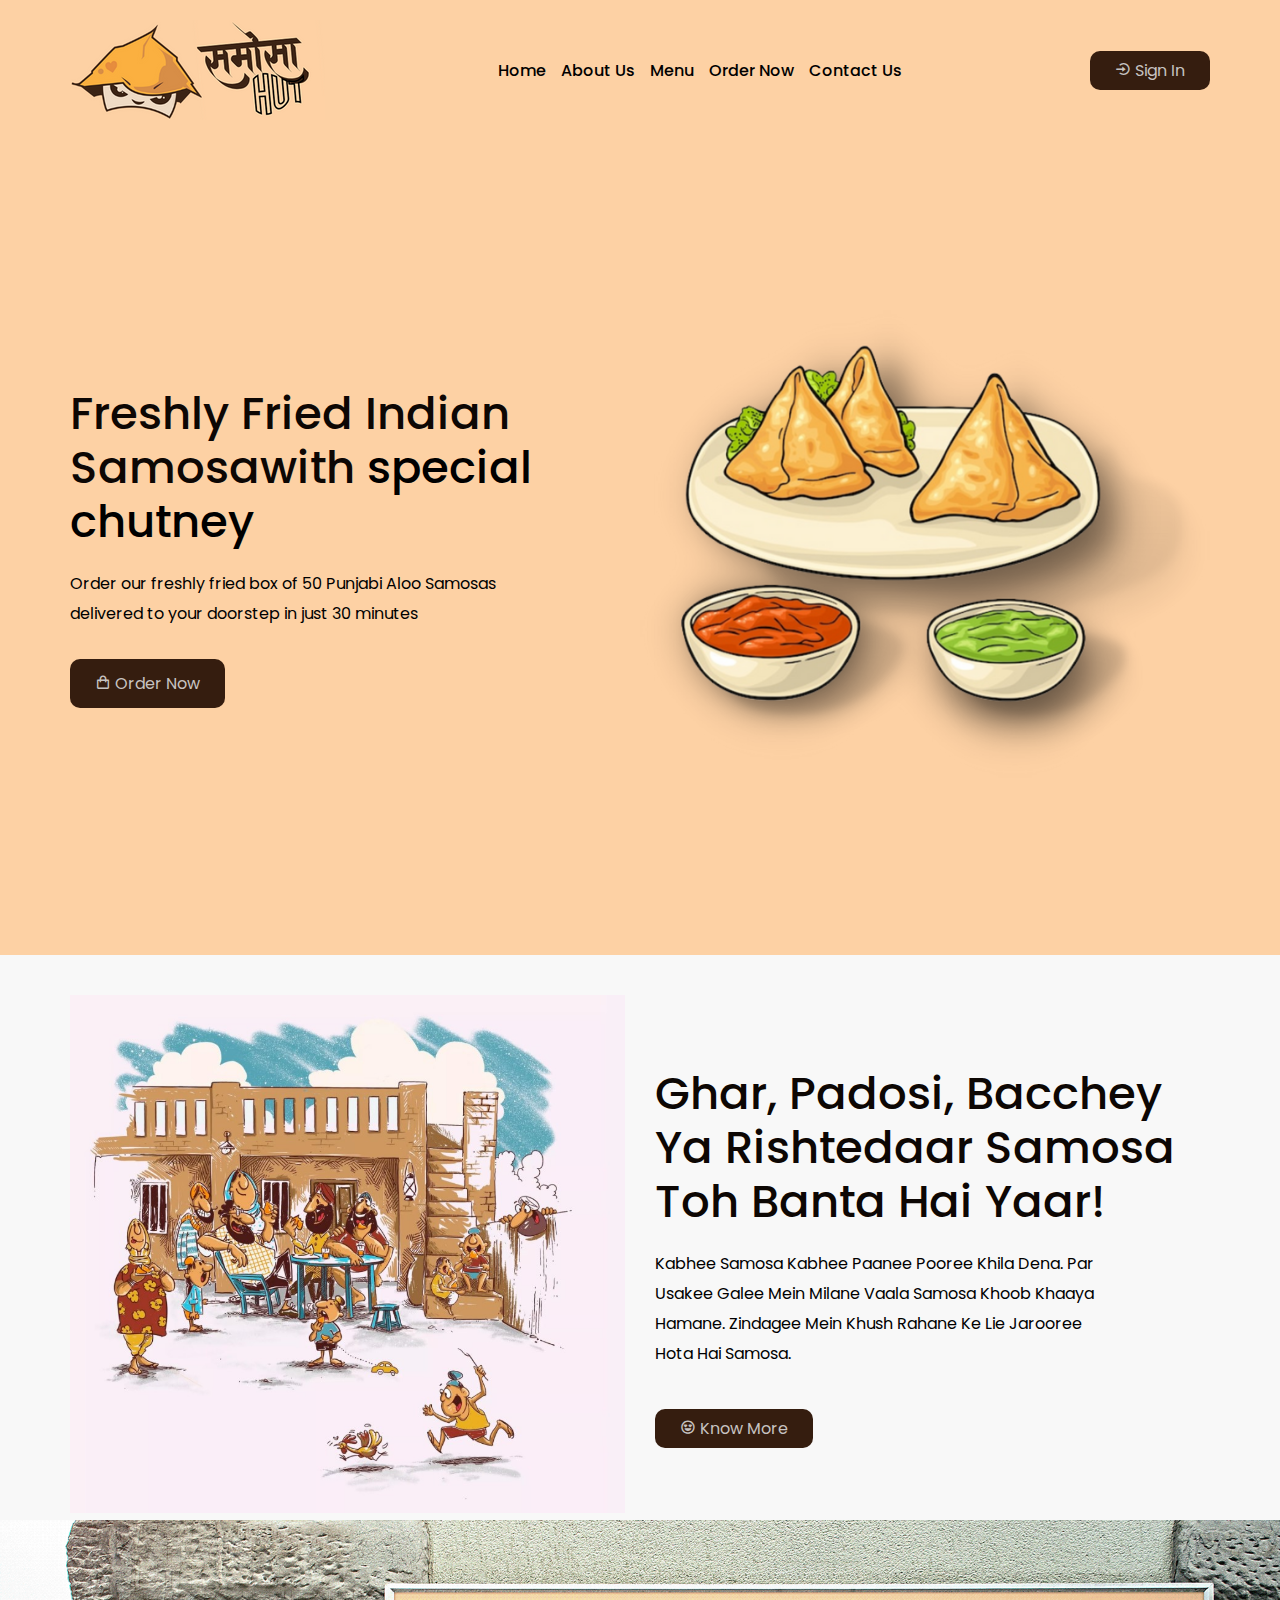
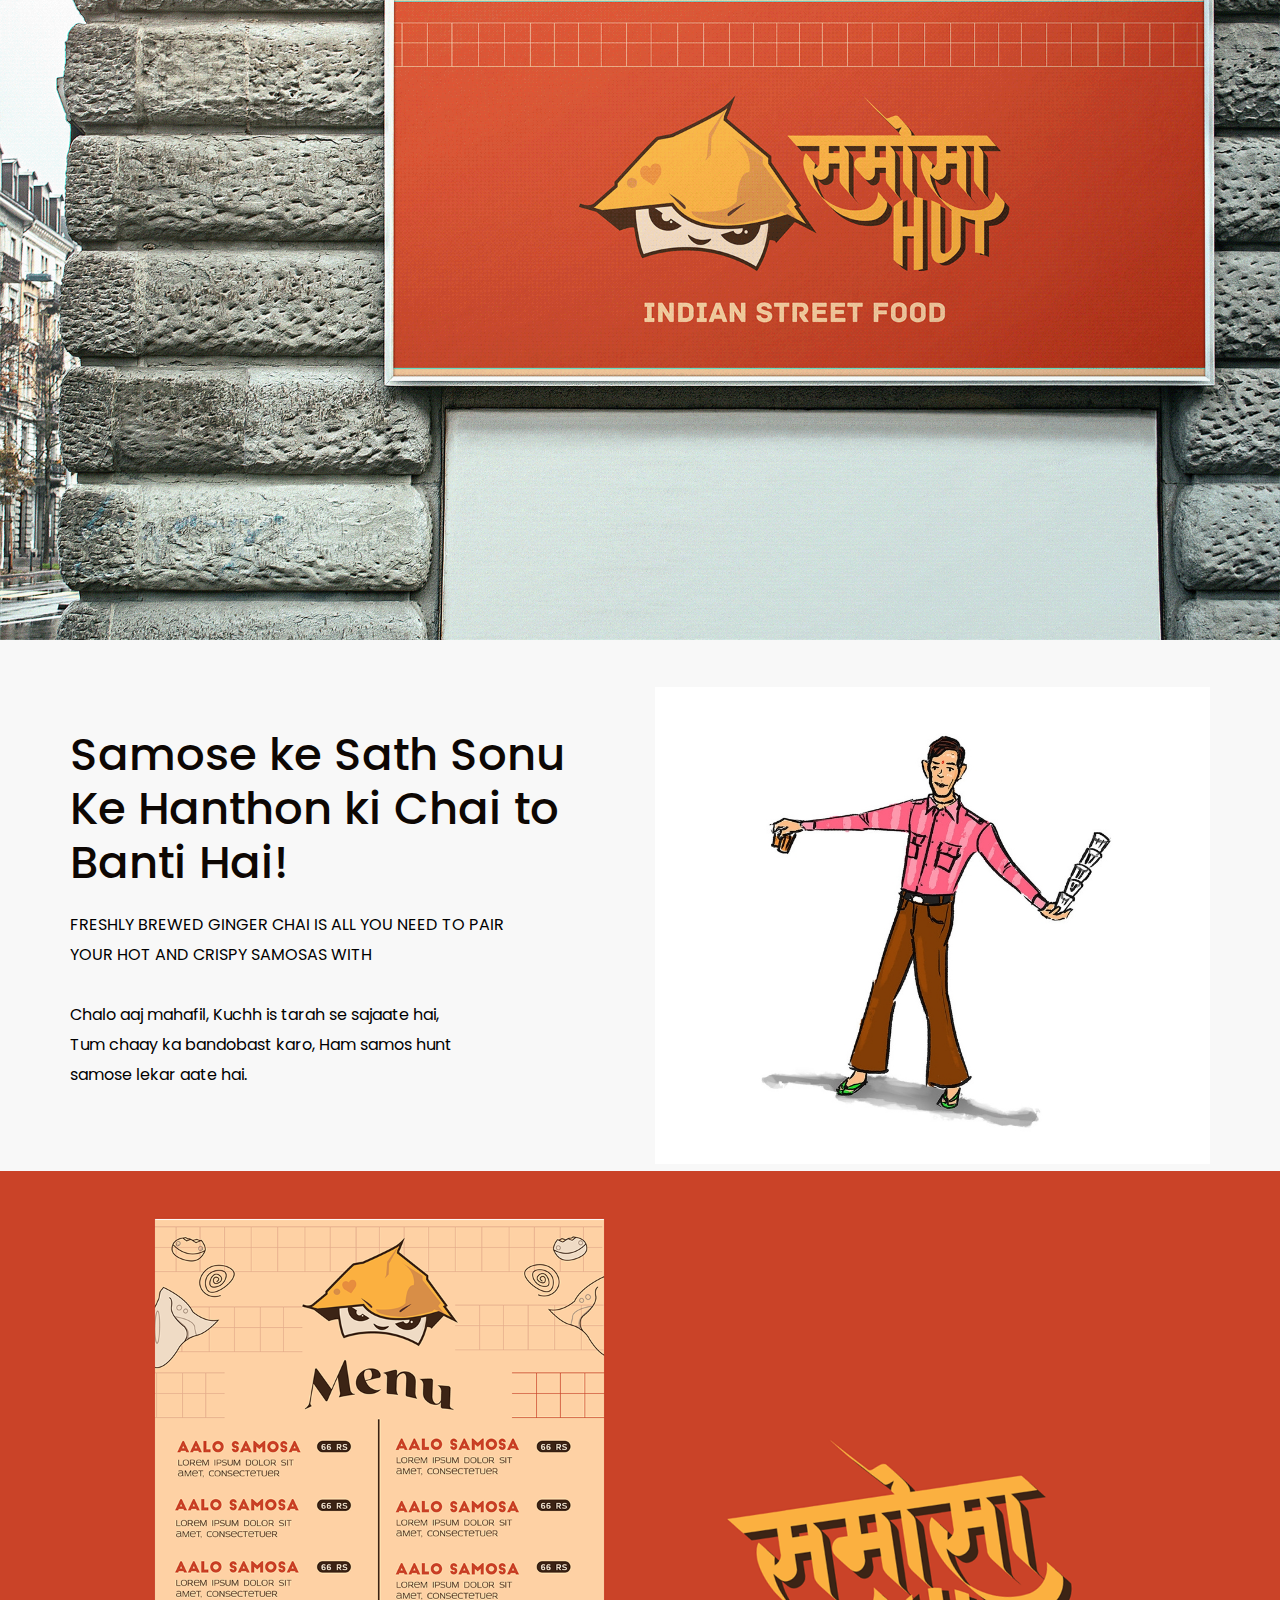
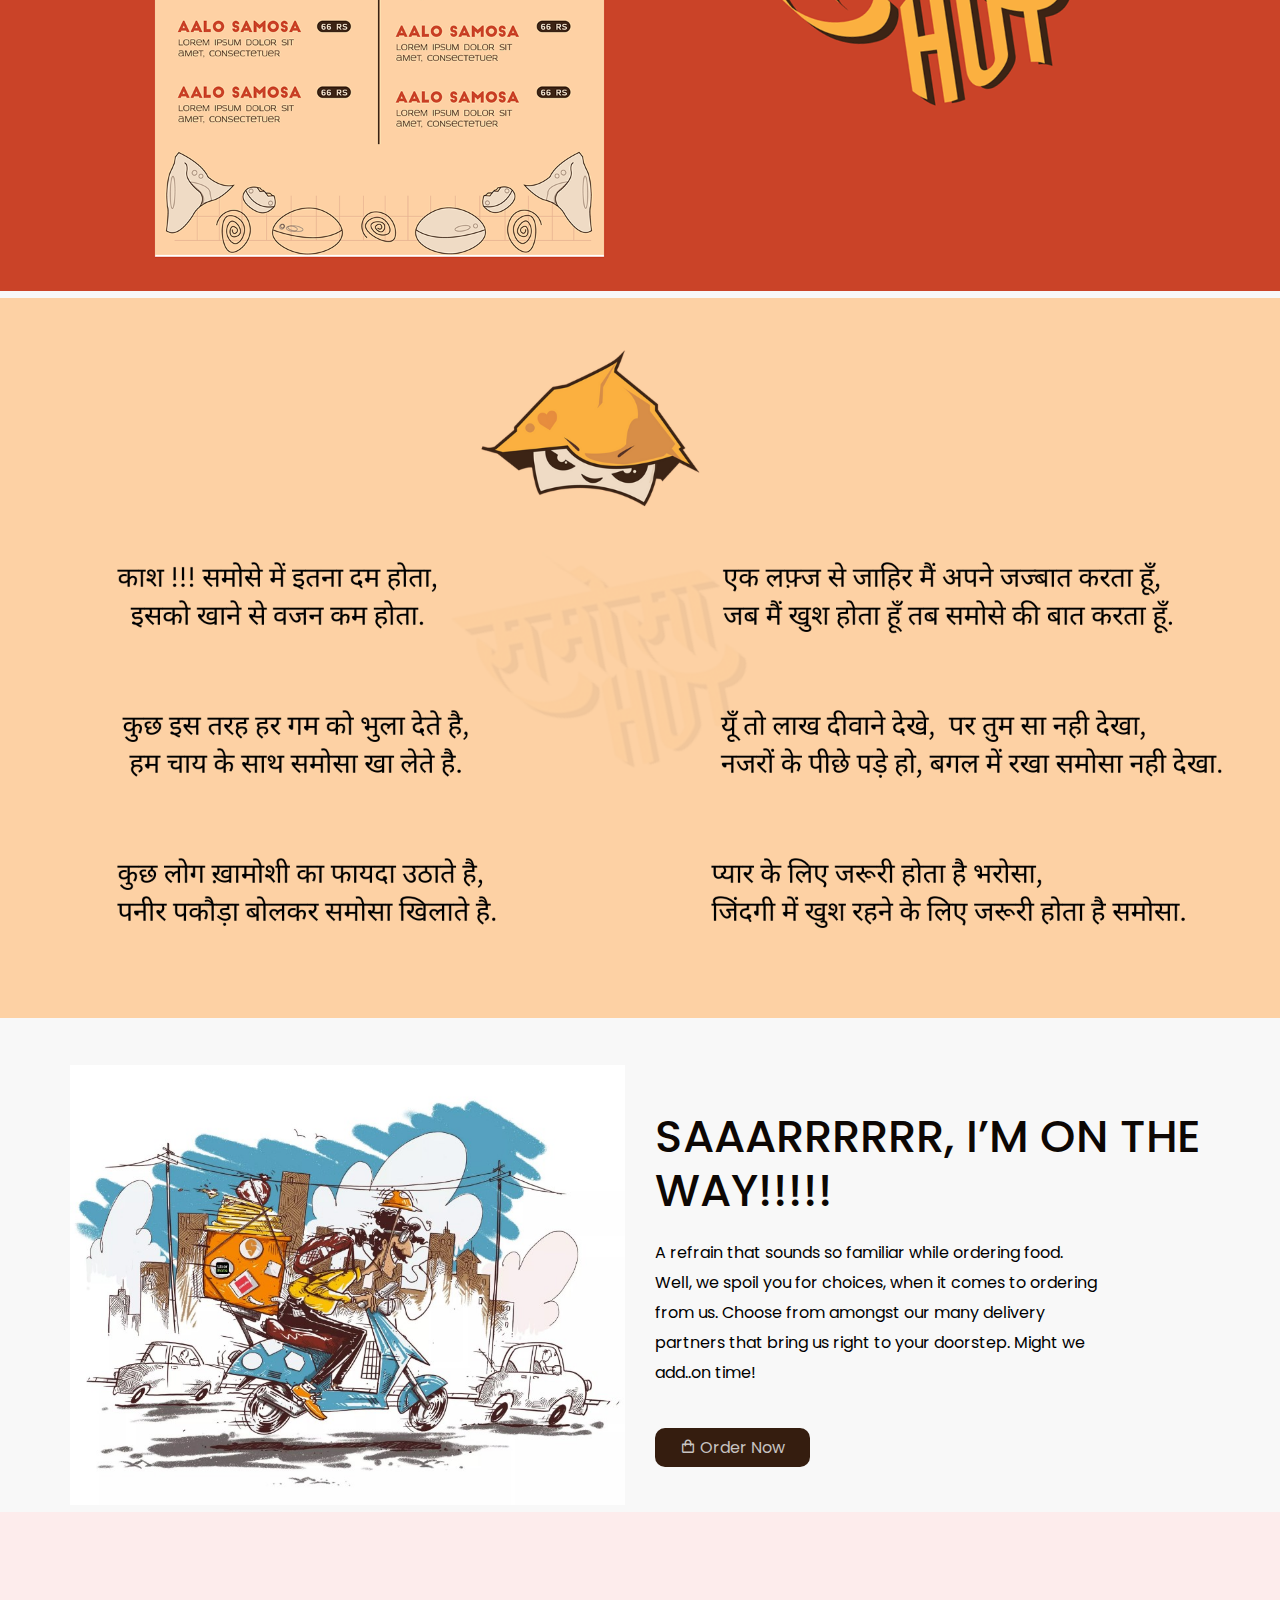
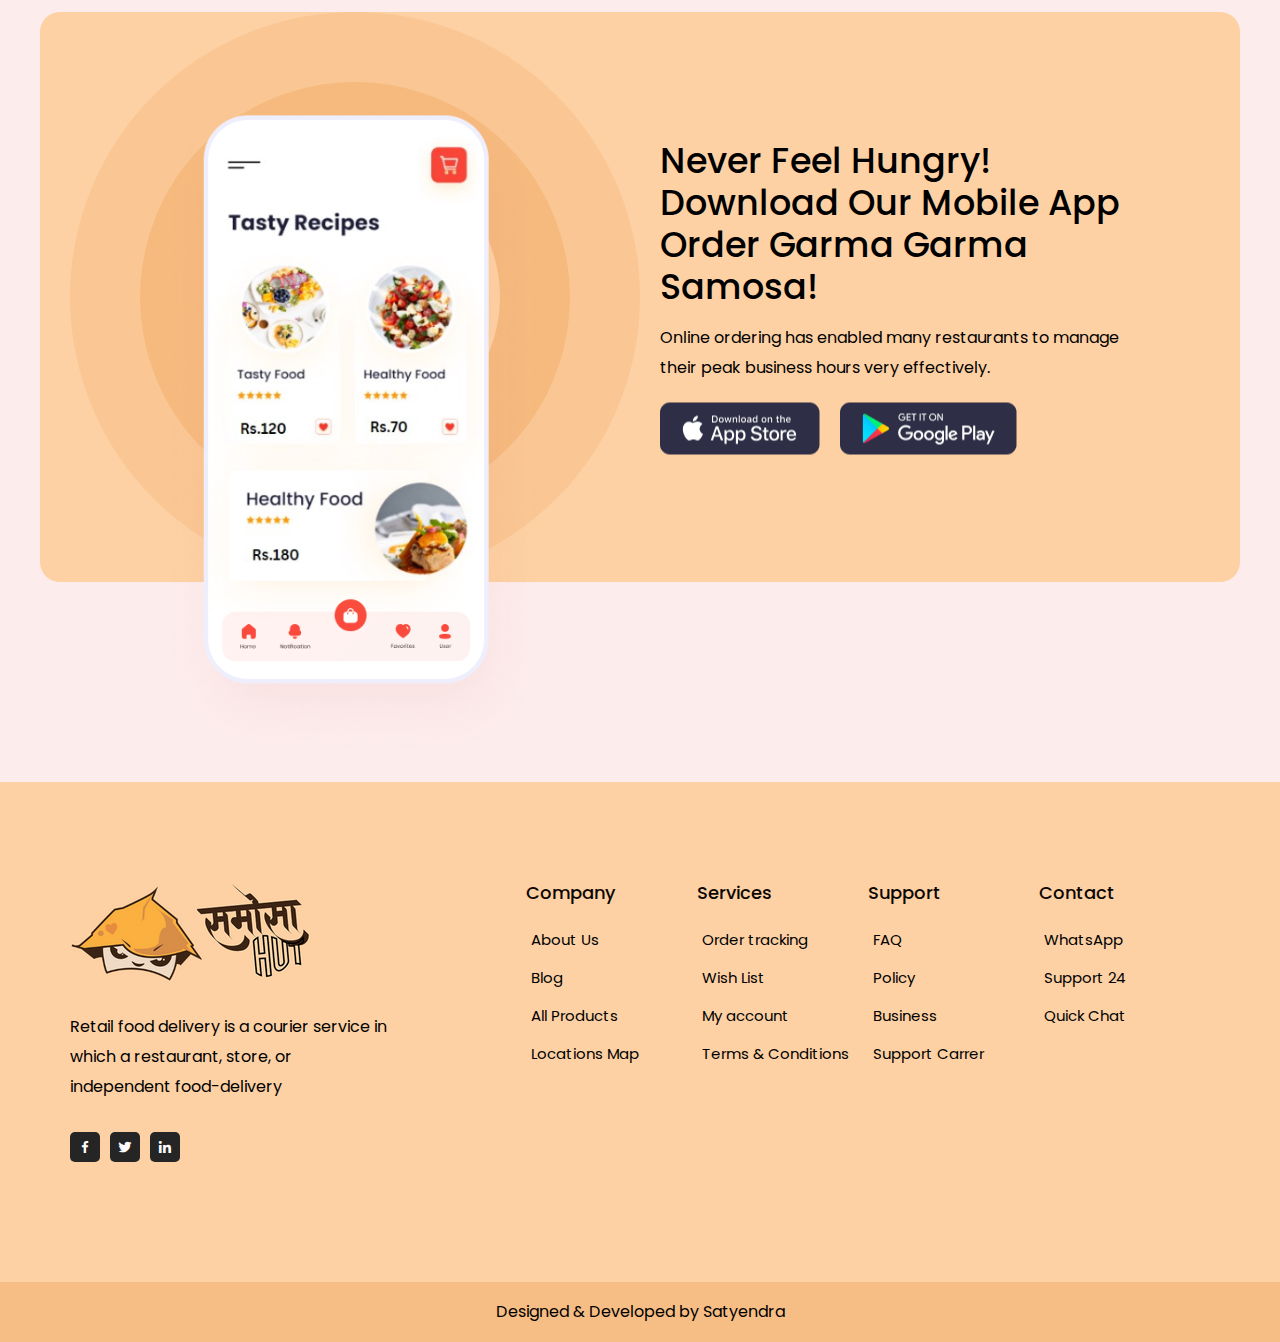
<file: index.html>
<!DOCTYPE html>
<html lang="en">
  <head>
    <meta charset="UTF-8" />
    <meta http-equiv="X-UA-Compatible" content="IE=edge" />
    <meta name="viewport" content="width=device-width, initial-scale=1.0" />
    <!--=============== Favicon ===============-->
    <link
      rel="shortcut icon"
      href="images/logo11.png"
      type="image/png"
    />
    <!--=============== Swiper CSS ===============-->
    <link
      rel="stylesheet"
      href="https://unpkg.com/swiper/swiper-bundle.min.css"
    />

    <!--=============== Boxicons ===============-->
    <link
      href="https://unpkg.com/boxicons@2.0.9/css/boxicons.min.css"
      rel="stylesheet"
    />
    <!--=============== Custom StyleSheet ===============-->
    <link rel="stylesheet" href="./css/styles.css" />
    <title>SamosaHunt - Order Now</title>
  </head>
  <body>
    <!--=============== Header ===============-->
    <header class="header">
      <nav class="navbar">
        <div class="row d-flex container">
          <a href="" class="logo d-flex">
            <img src="images/samosalogo.png" alt="" />
          </a>
          <ul class="nav-list d-flex">
            <a href="">Home</a>
            <a href="">About Us</a>
            <a href="">Menu</a>
            <a href="checkout.html">Order Now</a>
            <a href="">Contact Us</a>
            <span class="close d-flex"><i class="bx bx-x"></i></span>
          </ul>
          <div class="col d-flex">
            <a class="btn signin"> 
              <i class="bx bx-log-in-circle"></i> Sign In</a>
          </div>
          <!-- Hamburger -->
          <div class="hamburger d-flex">
            <i class="bx bx-menu"></i>
          </div>
        </div>
      </nav>
       <!--=============== Home ===============-->
      <div class="home">
        <div class="row container">
          <div class="col">
            <h1>Freshly Fried Indian Samosawith 
              <span class="color">special chutney</span></h1>
            <p>
              Order our freshly fried box of 50 Punjabi Aloo Samosas 
              delivered to your doorstep in just 30 minutes
            </p>
            <a href="checkout.htmlt" href="" class="btn"> 
              <i class="bx bx-shopping-bag"></i>   Order Now</a>
          </div>
          <div class="col">
            <img src="images/main1.png" alt="" />
          </div>
        </div>
      </div>
      <!--=============== SignIn Form ===============-->
      <div class="wrapper">
        <form action="" class="form">
          <h2>SIGN IN</h2>
          <div class="control">
            <label for="">Enter Email:</label>
            <input type="email" placeholder="Enter Your Email" />
          </div>
          <div class="control">
            <label for="">Password:</label>
            <input type="password" placeholder="Password" />
          </div>
          <div class="checkbox d-flex">
            <input type="checkbox" />
            <span>Remember Me</span>
          </div>
          <button class="btn"><a href="checkout.html">
          Sign In</a></button>
          <div class="links">
            <span>Forgot Password? <a href="">Click Here</a></span>
            <span>Don't Have An Account? <a href="">Create One</a></span>
          </div>
        </form>
        <div class="close-form">
          <i class="bx bx-x"></i>
        </div>
      </div>
    </header>
    <!--=============== Section 1 ===============-->
    <section class="section about" id="about">
      <div class="row container">
        <div class="col">
          <img src="images/main2.jpg" alt="" />
        </div>
        <div class="col">
          <h2>Ghar, Padosi, Bacchey Ya Rishtedaar Samosa Toh Banta 
          Hai Yaar!</h2>
          <p>
            Kabhee Samosa Kabhee Paanee Pooree Khila Dena. Par 
            Usakee Galee Mein Milane 
            Vaala Samosa Khoob Khaaya Hamane. Zindagee Mein Khush 
            Rahane Ke Lie Jarooree Hota Hai Samosa.
           </p>
            <div class="col d-flex">
            <a href="checkout.html" class="btn signin"> 
              <i class="bx bx-happy-heart-eyes"></i>    Know More</a>
          </div>
        </div>
      </div>
    </section>

    <!--=============== Showcase 1 ===============-->
    <section class="section about" id="about" style="padding: 0;">
        <div ><img src="images/main16.png" alt="" /></div>
    </section>

    <!--=============== Section 2 ===============-->
    <section class="section about" id="about">
      <div class="row container">
        <div class="col">
          <h2>Samose ke Sath Sonu Ke Hanthon ki Chai to Banti Hai!</h2>
          <p>
            FRESHLY BREWED GINGER CHAI IS ALL YOU NEED TO PAIR YOUR  
            HOT AND CRISPY SAMOSAS WITH<br/><br/>
            Chalo aaj mahafil, Kuchh is tarah se sajaate hai,<br/>
            Tum chaay ka bandobast karo, Ham samos hunt samose lekar aate hai.
           </p>
        </div>
        <div class="col">
          <div ><img src="images/main6.jpg" alt="" /></div>
        </div> 
      </div>
    </section>

    <!--=============== Showcase 2 ===============-->
    <section class="section about" id="about" style="padding: 0; ">
        <div ><img src="images/main19.png" alt="" /></div>
    </section>

    <!--=============== Section 3 ===============-->
    <section class="section about" id="about" style="padding: 0;">
        <div ><img src="images/main20.png" alt="" /></div>
    </section>

     <!--=============== Order ===============-->
    <section class="section about" id="about">
      <div class="row container">
        <div class="col">
          <img src="images/main10.jpg" alt="" />
        </div>
        <div class="col">
          <h2>SAAARRRRRR, I’M ON THE WAY!!!!!</h2>
          <p>
            A refrain that sounds so familiar while ordering food. 
            Well, we spoil you for choices, 
            when it comes to ordering from us. Choose from amongst our many delivery 
            partners that bring us right to your doorstep. Might we add..on time!
           </p>
            <div class="col d-flex">
            <a href="checkout.html" class="btn"> 
              <i class="bx bx-shopping-bag"></i> Order Now</a>
          </div>
        </div> 
      </div>
    </section>

    <!--=============== App ===============-->
    <section class="section app" >
      <div class="row container">
        <div class="col">
          <div class="circle">
            <div class="inner-circle"></div>
            <img src="images/mobile2.png" alt="" />
          </div>
        </div>
        <div class="col">
          <h2>
            Never Feel Hungry! Download Our Mobile App Order Garma Garma Samosa!
          </h2>
          <p>
            Online ordering has enabled many restaurants to manage their peak
            business hours very effectively.
          </p>
          <div class="d-flex">
            <img src="images/app-store.png" alt="" />
            <img src="images/google-play.png" alt="" />
          </div>
        </div>
      </div>
    </section>
    <!--=============== Footer ===============-->
    <footer class="footer">
      <div class="row container">
        <div class="col">
          <div class="logo d-flex">
            <img src="images/samosalogo.png" alt="logo" />
          </div>
          <p>
            Retail food delivery is a courier service in which a restaurant,
            store, or independent food-delivery
          </p>
          <div class="icons d-flex">
            <div class="icon d-flex">
              <i class="bx bxl-facebook"></i>
            </div>
            <div class="icon d-flex"><i class="bx bxl-twitter"></i></div>
            <div class="icon d-flex"><i class="bx bxl-linkedin"></i></div>
          </div>
        </div>
        <div class="col">
          <div>
            <h4>Company</h4>
            <a href="">About Us</a>
            <a href="">Blog</a>
            <a href="checkout.html">All Products</a>
            <a href="">Locations Map</a>
          </div>
          <div>
            <h4>Services</h4>
            <a href="">Order tracking</a>
            <a href="checkout.html">Wish List</a>
            <a href="checkout.html">My account</a>
            <a href="">Terms & Conditions</a>
          </div>
          <div>
            <h4>Support</h4>
            <a href="">FAQ</a>
            <a href="">Policy </a>
            <a href="checkout.html">Business</a>
            <a href="">Support Carrer</a>
          </div>
          <div>
            <h4>Contact</h4>
            <a href="checkout.html">WhatsApp</a>
            <a href="checkout.html">Support 24 </a>
            <a href="checkout.html">Quick Chat</a>
          </div>
        </div>
      </div>
    </footer>
    <div class="footer-bottom" style="text-align: center;">
       
        <p>Designed & Developed by Satyendra</p>
       
    </div>

    <!--=============== Swiper JS ===============-->
    <script src="https://unpkg.com/swiper/swiper-bundle.min.js"></script>

    <!--=============== Custom JS ===============-->
    <script src="./js/testimonial.js"></script>
    <script src="./js/products.js"></script>
    <script src="./js/main.js"></script>
  </body>
</html>
</file>
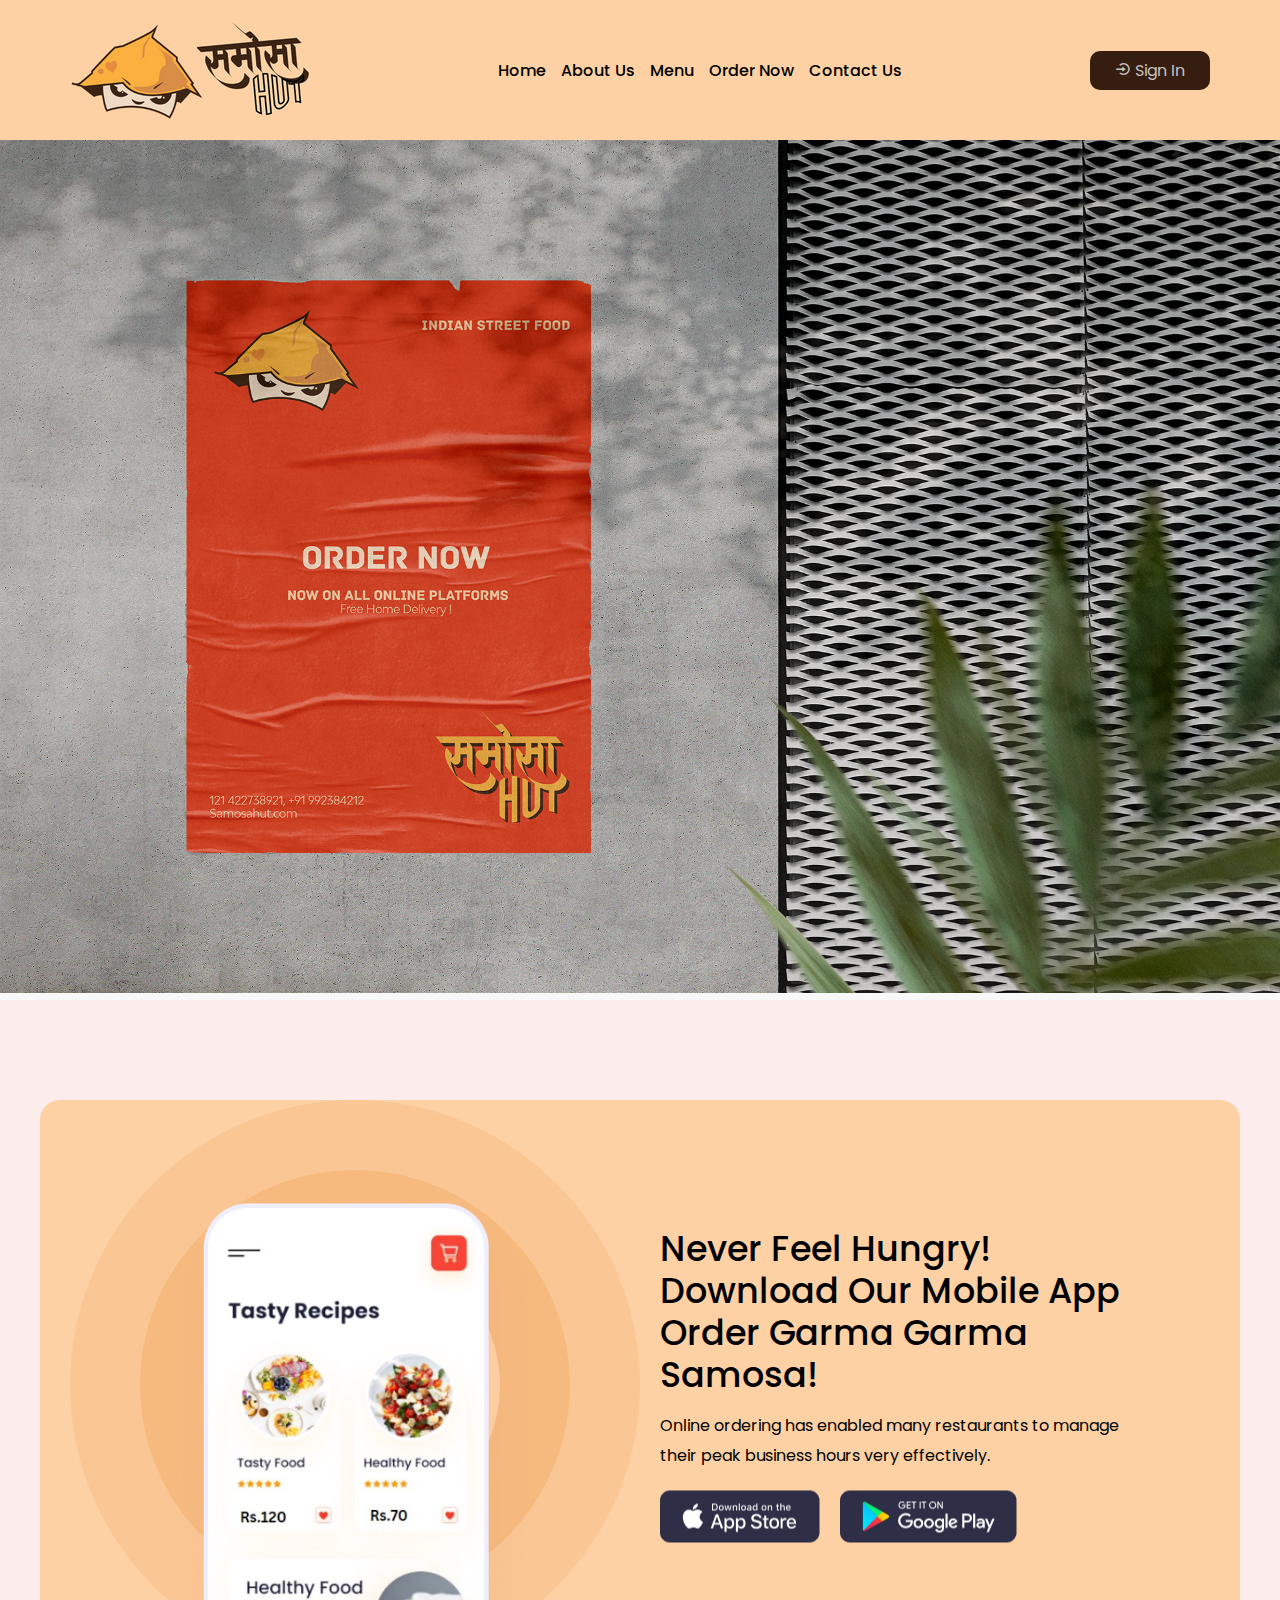
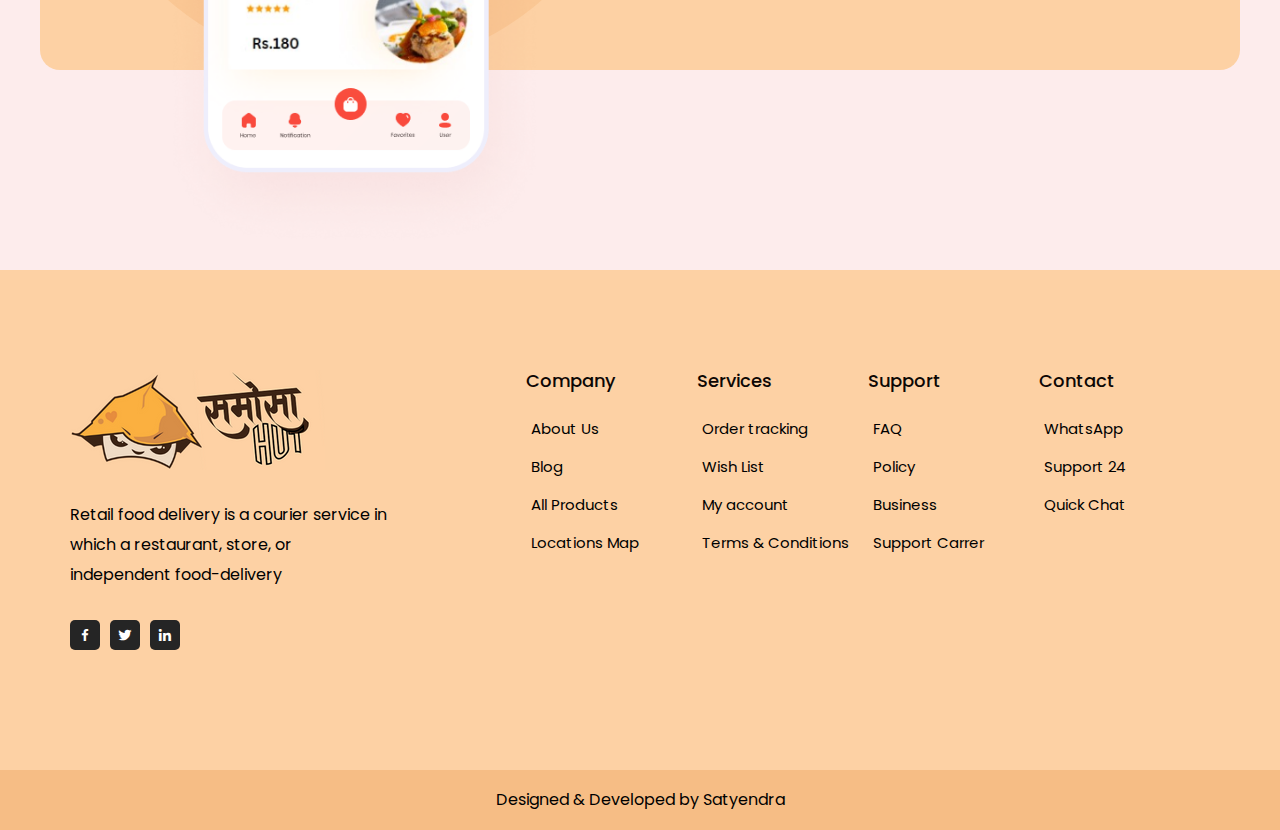
<file: checkout.html>
<!DOCTYPE html>
<html lang="en">
  <head>
    <meta charset="UTF-8" />
    <meta http-equiv="X-UA-Compatible" content="IE=edge" />
    <meta name="viewport" content="width=device-width, initial-scale=1.0" />
    <!--=============== Favicon ===============-->
    <link
      rel="shortcut icon"
      href="./images/logo11.png"
      type="image/png"
    />
    <!--=============== Swiper CSS ===============-->
    <link
      rel="stylesheet"
      href="https://unpkg.com/swiper/swiper-bundle.min.css"
    />

    <!--=============== Boxicons ===============-->
    <link
      href="https://unpkg.com/boxicons@2.0.9/css/boxicons.min.css"
      rel="stylesheet"
    />
    <!--=============== Custom StyleSheet ===============-->
    <link rel="stylesheet" href="./css/styles.css" />
    <title>SamosaHunt - Order Now</title>
  </head>
  <body>
    <!--=============== Header ===============-->
    <header class="header" style=" min-height: 15vh;">
      <nav class="navbar">
        <div class="row d-flex container">
          <a href="" class="logo d-flex">
            <img src="./images/samosalogo.png" alt="" />
          </a>
          <ul class="nav-list d-flex">
            <a href="">Home</a>
            <a href="">About Us</a>
            <a href="">Menu</a>
            <a href="checkout.html">Order Now</a>
            <a href="">Contact Us</a>
            <span class="close d-flex"><i class="bx bx-x"></i></span>
          </ul>
          <div class="col d-flex">
            <a class="btn signin"> 
              <i class="bx bx-log-in-circle"></i> Sign In</a>
          </div>
          <!-- Hamburger -->
          <div class="hamburger d-flex">
            <i class="bx bx-menu"></i>
          </div>
        </div>
      </nav>
       
      <!--=============== SignIn Form ===============-->
      <div class="wrapper">
        <form action="" class="form">
          <h2>SIGN IN</h2>

          <div class="control">
            <label for="">Enter Email:</label>
            <input type="email" placeholder="Enter Your Email" />
          </div>
          <div class="control">
            <label for="">Password:</label>
            <input type="password" placeholder="Password" />
          </div>
          <div class="checkbox d-flex">
            <input type="checkbox" />
            <span>Remember Me</span>
          </div>
          <button class="btn">Sign In </button>
          <div class="links">
            <span>Forgot Password? <a href="">Click Here</a></span>
            <span>Don't Have An Account? <a href="">Create One</a></span>
          </div>
        </form>

        <div class="close-form">
          <i class="bx bx-x"></i>
        </div>
      </div>
    </header> 
    <section class="section about" id="about" style="padding: 0;">
        <div ><img src="images/main15.jpg" alt="" /></div>
    </section>
     <!--=============== Form Script ===============-->
   <div id="ff-compose"></div>
<script async defer src="https://formfacade.com/include/11718587
1132106000864/form/1FAIpQLSe4T5zVmCFAq54hc_rlaHeuyXD0DmJYyklDGz3
yCyIww3-0og/classic.js?div=ff-compose"></script>
    <!--=============== App ===============-->
    <section class="section app" >
      <div class="row container">
        <div class="col">
          <div class="circle">
            <div class="inner-circle"></div>
            <img src="images/mobile2.png" alt="" />
          </div>
        </div>
        <div class="col">
          <h2>
            Never Feel Hungry! Download Our Mobile App Order Garma Garma Samosa!
          </h2>
          <p>
            Online ordering has enabled many restaurants to manage their peak
            business hours very effectively.
          </p>
          <div class="d-flex">
            <img src="images/app-store.png" alt="" />
            <img src="images/google-play.png" alt="" />
          </div>
        </div>
      </div>
    </section>
    <!--=============== Footer ===============-->
    <footer class="footer">
      <div class="row container">
        <div class="col">
          <div class="logo d-flex">
            <img src="images/samosalogo.png" alt="logo" />
          </div>
          <p>
            Retail food delivery is a courier service in which a restaurant,
            store, or independent food-delivery
          </p>
          <div class="icons d-flex">
            <div class="icon d-flex">
              <i class="bx bxl-facebook"></i>
            </div>
            <div class="icon d-flex"><i class="bx bxl-twitter"></i></div>
            <div class="icon d-flex"><i class="bx bxl-linkedin"></i></div>
          </div>
        </div>
        <div class="col">
          <div>
            <h4>Company</h4>
            <a href="checkout.html">About Us</a>
            <a href="">Blog</a>
            <a href="checkout.html">All Products</a>
            <a href="">Locations Map</a>
          </div>
          <div>
            <h4>Services</h4>
            <a href="checkout.html">Order tracking</a>
            <a href="">Wish List</a>
            <a href="">My account</a>
            <a href="">Terms & Conditions</a>
          </div>
          <div>
            <h4>Support</h4>
            <a href="">FAQ</a>
            <a href="">Policy </a>
            <a href="">Business</a>
            <a href="">Support Carrer</a>
          </div>
          <div>
            <h4>Contact</h4>
            <a href="">WhatsApp</a>
            <a href="">Support 24 </a>
            <a href="">Quick Chat</a>
          </div>
        </div>
      </div>
    </footer>
    <div class="footer-bottom" style="text-align: center;">
       
        <p>Designed & Developed by Satyendra</p>
       
    </div>

    <!--=============== Swiper JS ===============-->
    <script src="https://unpkg.com/swiper/swiper-bundle.min.js"></script>

    <!--=============== Custom JS ===============-->
    <script src="./js/testimonial.js"></script>
    <script src="./js/products.js"></script>
    <script src="./js/main.js"></script>
  </body>
</html>
</file>
<file: css/styles.css>
/* ========== Google Fonts =========== */
@import url("https://fonts.googleapis.com/css2?family=Poppins:wght@300;400;500;600;700&display=swap");
/* ========== CSS Variables =========== */
:root {
  --primary-color: #000;
  --yellow-color: #FDD1A4;
  --black-color: #0d0704;
  --default-color: #000;
  --deep-yellow: #FDD1A4;
  --yellow-color-1: #ffe507;
  --red-color-1: #e83b2e;
  --red-color-2: #ee3e32;
  --light-red-color: #fdecec;
  --grey-color: #eaeaea;
  --grey-color-1: #f8f8f8;
  --white-color: #fff;
  --box-shadow: 0 5px 15px rgba(0, 0, 0, 0.1);
}

*,
*::after,
*::before {
  box-sizing: inherit;
  margin: 0;
  padding: 0;
  border: none;
  outline: none;
}

html {
  font-size: 62.5%;
  box-sizing: border-box;
}

body {
  font-family: "Poppins", sans-serif;
  font-size: 1.6rem;
  font-weight: 400;
  color: #000;
}

h1,
h2,
h3,
h4 {
  color: var(--black-color);
  line-height: 1.2;
  font-weight: 500;
}

a {
  text-decoration: none;
  color: inherit;
}

li {
  list-style-type: none;
}

section {
  padding: 5rem 0 5rem;
  overflow: hidden;
}

p {
  line-height: 3rem;
}

img {
  max-width: 100%;
  height: auto;
}

/* ========== Custom Classes =========== */
.container {
  max-width: 120rem;
  padding: 0 3rem;
  margin: auto;
}

@media (min-width: 1500px) {
  .container {
    max-width: 135rem;
  }
}
.d-flex {
  display: flex;
  align-items: center;
}

/* ========== Header =========== */
.header {
  min-height: 100vh;
  background: #FDD1A4;
}

.navbar {
  padding: 2rem 0;
}
.navbar .row {
  justify-content: space-between;
}
.navbar .logo {
  justify-content: center;
}
.navbar .nav-list a {
  display: inline-block;
  font-weight: 500;
  padding: 1rem 0.5rem 1rem;
}
.navbar .nav-list a:not(:last-child) {
  margin-right: 0.5rem;
}
.navbar .col form {
  background-color: var(--white-color);
  border-radius: 0.5rem;
  box-shadow: var(--box-shadow);
  border: 1px solid rgba(105, 105, 123, 0.1);
  padding: 0.5rem 0;
  margin-right: 1.5rem;
  width: 25rem;
  position: relative;
}
.navbar .col form input {
  text-indent: 1rem;
  font-size: 1.4rem;
  width: 100%;
}
.btn {
  display: inline-block;
  background-color:#351d0f;
  color: #c7c3c1;
  padding: 0.7rem 2.5rem;
  border-radius: 1rem;
  font-size: inherit;
}

.navbar .btn {
  margin-left: 1rem;
  cursor: pointer;
}

.hamburger {
  font-size: 2.5rem;
  background-color:#351d0f;
  border-radius: 0.3rem;
  color:#c7c3c1;
  padding: 0.5rem 0.7rem;
  justify-content: center;
  cursor: pointer;
  display: none;
}

.nav-list .close {
  display: none;
}

@media (max-width: 1300px) {
  .navbar .col form {
    display: none;
  }
}
@media (max-width: 800px) {
  .navbar .col {
    display: none;
  }

  .navbar .nav-list {
    position: fixed;
    top: 0;
    left: -100%;
    width: 100%;
    max-width: 35rem;
    height: 100%;
    background-color: var(--white-color);
    z-index: 999;
    flex-direction: column;
    align-items: flex-start;
    padding: 5rem 2rem;
    transition: left 300ms linear;
  }

  .hamburger {
    display: flex;
  }

  .nav-list a {
    text-transform: uppercase;
    font-weight: 600;
  }

  .nav-list a:not(:last-child) {
    margin: 0 0 1rem 0;
  }

  .nav-list .close {
    position: absolute;
    top: 2rem;
    right: 2rem;
    font-size: 3rem;
    cursor: pointer;
    padding: 0.5rem 0.7rem;
    display: flex;
    justify-content: center;
  }

  .nav-list.show {
    left: 0;
  }

  .navbar .logo img {

  }
}
/* ========== Home =========== */
.header .home {
  height: calc(100vh - 8.5rem);
}
.header .home .row {
  display: grid;
  grid-template-columns: 1fr 1fr;
  align-items: center;
  height: 100%;
}
.header .home .row .faster {
  width: 22rem;
  background-color: #fdd1d1;
  color: var(--primary-color);
  font-size: 1.8rem;
  padding: 0.8rem 1rem;
  border-radius: 5rem;
  position: relative;
  margin-bottom: 1.5rem;
}
.header .home .row .faster .image {
  position: absolute;
  top: 50%;
  right: -0.1rem;
  transform: translateY(-50%);
  background-color: var(--white-color);
  border-radius: 50%;
  width: 4.5rem;
  height: 4.5rem;
  justify-content: center;
}
.header .home .row .faster .image img {
  height: 3rem;
}
.header .home .row h1 {
  font-size: 6rem;
  margin-bottom: 3rem;
}
.header .home .row h1 span {
  color: var(--primary-color);
}
.header .home .row p {
  margin-bottom: 3rem;
  width: 80%;
}
.header .home .row .btn {
  padding: 1.2rem 2.5rem;
}

@media (max-width: 1300px) {
  .header .home .row h1 {
    font-size: 4.5rem;
    margin-bottom: 2rem;
  }
  .header .home .row .faster {
    width: 20rem;
    font-size: 1.5rem;
    margin-bottom: 1.5rem;
  }
  .header .home .row .faster .image {
    width: 4rem;
    height: 4rem;
  }
}
@media (max-width: 996px) {
  .header .home .row .col img {
    width: 40rem;
  }
  .header .home .row h1 {
    font-size: 3.5rem;
    margin-bottom: 1rem;
  }
  .header .home .row .btn {
    padding: 0.7rem 1.5rem;
  }
}
@media (max-width: 800px) {
  .header .home {
    height: calc(100vh + 12rem);
    padding-top: 4rem;
  }
  .header .home .row {
    grid-template-columns: 1fr;
  }
  .header .home .row h1 {
    font-size: 3rem;
  }
  .header .home .row h1 br {
    display: none;
  }
  .header .home .row p {
    width: 100%;
    font-size: 1.5rem;
    margin-bottom: 1rem;
  }
  .header .home .row .btn {
    font-size: 1.5rem;
  }
  .header .home .row .col:last-child {
    text-align: center;
  }
}
/* ========== SignIn Form =========== */
.header .wrapper {
  position: fixed;
  top: 0;
  right: 0;
  width: 100%;
  height: 100%;
  display: flex;
  align-items: center;
  justify-content: center;
  background-color: rgba(255, 255, 255, 0.9);
  z-index: 10000;
  transition: 0.5s;
  transform: scale(0);
  opacity: 0;
  visibility: hidden;
}
.header .wrapper.active {
  transform: scale(1);
  opacity: 1;
  visibility: visible;
}
.header .wrapper form {
  background-color: var(--white-color);
  border: 1px solid var(--grey-color);
  max-width: 50rem;
  width: 100%;
  padding: 2rem;
  box-shadow: var(--box-shadow);
  border-radius: 0.5rem;
  margin: 2rem;
}
.header .wrapper form h2 {
  font-size: 2.5rem;
  text-align: center;
  margin-bottom: 2rem;
  padding-top: 2rem;
}
.header .wrapper form .control {
  margin-bottom: 2rem;
}
.header .wrapper form label {
  display: block;
  font-size: 2rem;
  margin-bottom: 1rem;
}
.header .wrapper form input {
  font-family: "Poppins", sans-serif;
  font-size: 1.8rem;
  display: block;
  border: 1px solid var(--grey-color);
  padding: 1.3rem 0;
  text-indent: 1rem;
  border-radius: 0.5rem;
  width: 100%;
}
.header .wrapper form .checkbox {
  margin-bottom: 2rem;
}
.header .wrapper form .checkbox input {
  width: auto;
  margin-right: 0.5rem;
  cursor: pointer;
}
.header .wrapper form button {
  display: block;
  width: 100%;
  padding: 1.3rem 0;
  font-size: 1.8rem;
  cursor: pointer;
}
.header .wrapper form .links {
  margin-top: 2rem;
}
.header .wrapper form .links span {
  display: block;
  margin-bottom: 1rem;
  font-size: 1.8rem;
}
.header .wrapper form .links span a {
  color: var(--primary-color);
}
.header .wrapper form .links span a:hover {
  text-decoration: underline;
}
.header .wrapper .close-form {
  position: absolute;
  top: 3rem;
  right: 4rem;
  color: var(--default-color);
  font-size: 4rem;
  cursor: pointer;
}

/* ========== Services =========== */
.services {
  padding: 10rem 0 10rem;
}
.services .row {
  display: grid;
  grid-template-columns: repeat(auto-fit, minmax(25rem, 1fr));
  gap: 3rem;
  align-items: center;
}
.services .row h2 {
  font-size: 4.5rem;
  font-weight: 600;
  margin-bottom: 1.5rem;
}
.services .row h3 {
  font-size: 2.5rem;
  margin-top: 1.5rem;
  text-align: left;
}
.services .row .col img {
  height: 15rem;
}
.services .row .card {
  padding: 3rem;
  border-radius: 0 0 1rem 1rem;
  background-color: var(--white-color);
  position: relative;
  text-align: center;
}
.services .row .card::before {
  content: "";
  position: absolute;
  top: -1.5%;
  left: -1.5%;
  width: calc(100% + 1rem);
  height: calc(100% + 1rem);
  border-radius: 1rem;
  background: linear-gradient(to bottom, transparent 50%, #f3f3f3);
  z-index: -1;
}
.services .row .card:hover::before {
  background: linear-gradient(to bottom, transparent 50%, #ffcf03);
}

@media (max-width: 567px) {
  .services .row h2 {
    font-size: 3.5rem;
  }
}
/* ========== about =========== */
.about {
  background-color: var(--grey-color-1);
  padding: 4rem 0 0rem;
}
.about .row {
  display: grid;
  grid-template-columns: 1fr 1fr;
  align-items: center;
  gap: 3rem;
}
.about .row .col:first-child img {
  height: 50%;
}
.about .row .col h2 {
  font-size: 4.5rem;
  margin-bottom: 2rem;
}
.about .row .col p {
  margin-bottom: 4rem;
  width: 80%;
}
.about .row .col .d-grid {
  display: grid;
  grid-template-columns: 1fr 1fr;
  gap: 3rem;
}
.about .row .col .d-grid .card {
  padding: 3rem;
  border-radius: 1rem;
  transition: all 300ms ease-in-out;
}
.about .row .col .d-grid .card h4 {
  font-size: 1.8rem;
  margin: 0.5rem 0 0.5rem;
}
.about .row .col .d-grid .card span {
  font-size: 1.5rem;
}
.about .row .col .d-grid .card:hover {
  background-color: var(--white-color);
  box-shadow: var(--box-shadow);
}

@media (max-width: 1200px) {
  .about .row .col h2 {
    font-size: 3.5rem;
    margin-bottom: 1rem;
  }
  .about .row .col p {
    margin-bottom: 1rem;
    width: 100%;
  }
  .about .row .col .d-grid {
    gap: 1rem;
  }
  .about .row .col .d-grid .card {
    padding: 1rem;
  }
  .about .row .col .d-grid .card img {
    height: 5rem;
  }
}
@media (max-width: 800px) {
  .about {
    padding: 5rem 0 1rem;
  }
  .about .row {
    grid-template-columns: 1fr;
    gap: 3rem 0;
  }
}
/* ========== Recipes =========== */
.recipes {
  padding: 10rem 0 10rem;
}
.recipes h2 {
  text-align: center;
  font-size: 4.8rem;
  font-weight: 600;
  margin-bottom: 4rem;
}
.recipes .filters {
  justify-content: center;
  flex-wrap: wrap;
  margin-bottom: 4rem;
}
.recipes .filters span {
  font-size: 1.8rem;
  font-weight: 500;
  padding: 1rem;
  border-bottom: 2px solid var(--grey-color);
  cursor: pointer;
}
.recipes .filters span.active {
  color: var(--primary-color);
  border-color: var(--primary-color);
}
.recipes .products .swiper-wrapper {
  padding: 0 1rem 1rem;
}
.recipes .products .card {
  position: relative;
  padding: 1rem 1rem 2rem;
  border-radius: 0 0 1rem 1rem;
  background-color: var(--white-color);
  flex-direction: column;
}
.recipes .products .card::before {
  content: "";
  position: absolute;
  top: -1%;
  left: -1.5%;
  width: calc(100% + 1rem);
  height: calc(100% + 1rem);
  border-radius: 1rem;
  background: linear-gradient(to bottom, transparent 50%, #f3f3f3);
  z-index: -1;
}
.recipes .products .card:hover::before {
  background: linear-gradient(to bottom, transparent 50%, #ffcf03);
}
.recipes .products .card .image {
  height: 15rem;
  width: 15rem;
  margin-bottom: 1.5rem;
}
.recipes .products .card .image img {
  height: 100%;
  object-fit: contain;
}
.recipes .products .card .rating span {
  color: var(--deep-yellow);
  font-size: 2rem;
}
.recipes .products .card h4 {
  font-size: 2rem;
  margin-bottom: 1.5rem;
}
.recipes .products .card .price {
  font-size: 2rem;
  margin-bottom: 2rem;
}
.recipes .products .card .price .color {
  color: var(--primary-color);
  font-weight: 600;
  margin-left: 0.5rem;
}
.recipes .products .card .button {
  outline: none;
  border: none;
  padding: 1.2rem 1.7rem;
}
.recipes .pagination {
  text-align: center;
  margin-top: 3rem;
}
.recipes .pagination .swiper-pagination-bullet {
  background-color: var(--primary-color);
  height: 1rem;
  width: 1rem;
}
.recipes .pagination .swiper-pagination-bullet-active {
  width: 3rem;
  border-radius: 1.5rem;
}

@media (max-width: 800px) {
  .recipes {
    padding: 10rem 0 10rem;
  }
  .recipes h2 {
    font-size: 3.5rem;
    margin-bottom: 2rem;
  }
}
/* ========== App =========== */
.app {
  padding: 10rem 0 20rem;
  background-color: #fdecec;
}

.app .row {
  background-color: #FDD1A4;
  border-radius: 2rem;
  position: relative;
}
.app .row .col:first-child {
  margin-left: 5rem;
}
.app .row .col:first-child .circle {
  border-radius: 50%;
  height: 57rem;
  width: 57rem;
  border: 7rem solid #fac794;
  position: relative;
}
.app .row .col:first-child .circle .inner-circle {
  border-radius: 50%;
  height: 43rem;
  width: 43rem;
  border: 7rem solid #f5b87ced;
}
.app .row .col:first-child .circle img {
  position: absolute;
  top: 80%;
  left: 50%;
  transform: translate(-50%, -50%);
  width: 40rem;
}
.app .row .col:last-child {
  position: absolute;
  top: 50%;
  right: 10rem;
  transform: translateY(-50%);
  width: 40%;
}
.app .row .col:last-child h2 {
  color: var(--primary-color);
  font-size: 3.5rem;
  margin-bottom: 1.5rem;
}
.app .row .col:last-child p {
  color: var(--primary-color);
  margin-bottom: 2rem;
}
.app .row .col:last-child .d-flex img:first-child {
  margin-right: 2rem;
}

@media (max-width: 1300px) {
  .app .row .col:first-child {
    margin-left: 0;
  }
  .app .row .col:last-child h2 {
    font-size: 3.5rem;
  }
}
@media (max-width: 996px) {
  .app {
    background-color: #f5b87ced;
    padding: 10rem 0 10rem;
    height: 40rem;
  }
  .app .row {
    height: 100%;
    background-color: #f5b87ced;
  }
  .app .row .col:first-child {
    display: none;
  }
  .app .row .col:last-child {
    left: 50%;
    transform: translate(-50%, -50%);
    width: 90%;
  }
  .app .row .col:last-child h2 {
    font-size: 3rem;
  }
  .app .row .col:last-child img {
    height: 4rem;
  }
}
@media (max-width: 567px) {
  .app .row .col:last-child h2 {
    font-size: 2.5rem;
  }
}
/* ========== Footer =========== */
.footer {
  background-color: #FDD1A4;
  padding: 10rem 3rem 10rem;
}
.footer .row {
  display: grid;
  grid-template-columns: 1fr 1.5fr;
}
.footer .col:first-child .logo {
  margin-bottom: 3rem;
}
.footer .col:first-child p {
  margin-bottom: 3rem;
  width: 70%;
}
.footer .col:first-child .icons {
  margin-bottom: 2rem;
}
.footer .col:first-child .icon {
  color: var(--white-color);
  justify-content: center;
  height: 3rem;
  width: 3rem;
  border-radius: 0.5rem;
  background-color: #252525;
  cursor: pointer;
}
.footer .col:first-child .icon:not(:last-child) {
  margin-right: 1rem;
}
.footer .col:last-child {
  display: grid;
  grid-template-columns: repeat(4, 1fr);
}
.footer .col:last-child div {
  display: flex;
  flex-direction: column;
}
.footer .col:last-child div a {
  font-size: 1.5rem;
  padding: 0.5rem;
  margin-bottom: 0.5rem;
}
.footer .col:last-child h4 {
  font-size: 1.8rem;
  font-weight: 500;
  margin-bottom: 2rem;
}

.footer-bottom {
  background-color:#f5b87ced;
  padding: 1.5rem 0;
}
.footer-bottom .row {
  justify-content: space-between;
}
.footer-bottom .row p {
  color: var(--primary-color);
}

@media (max-width: 768px) {
  .footer {
    padding: 10rem 0 10rem;
  }
  .footer .col:first-child {
    display: none;
  }
  .footer .row {
    display: block;
  }
  #ff-compose{
    display: flex;
  }
}
@media (max-width: 567px) {
  .footer .col:last-child {
    grid-template-columns: 1fr 1fr;
    gap: 3rem 0;
  }
}

/*# sourceMappingURL=styles.css.map */
</file>
